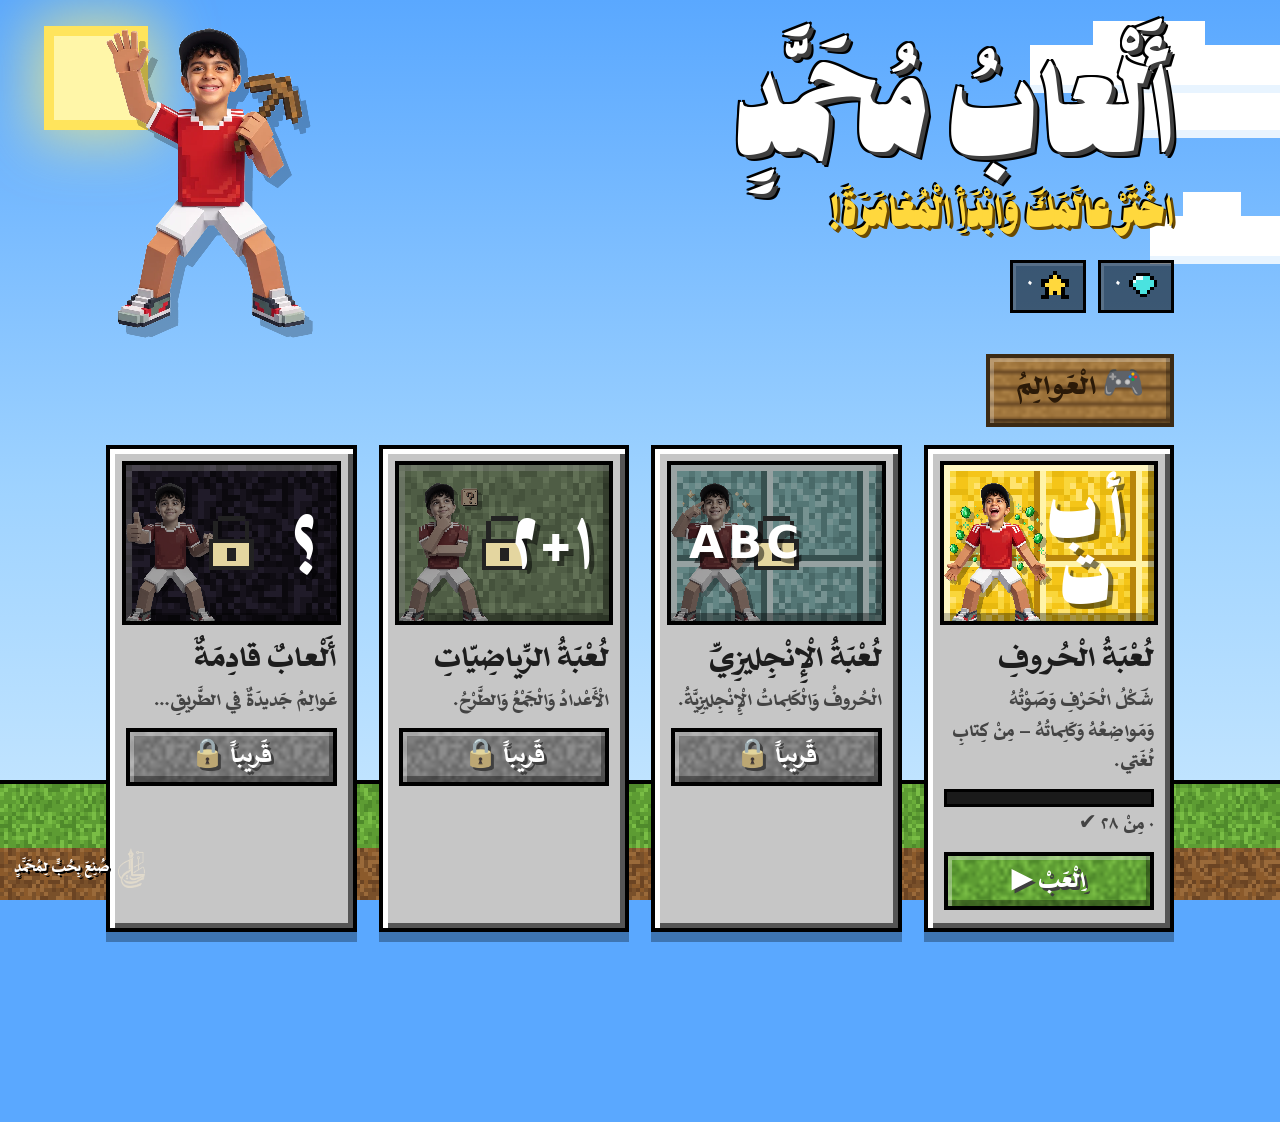
<file: index.html>
<!doctype html>
<html lang="ar" dir="rtl">
<head>
<meta charset="utf-8">
<meta name="robots" content="noindex,nofollow">
<meta name="viewport" content="width=device-width,initial-scale=1,maximum-scale=1,user-scalable=no,viewport-fit=cover">
<meta name="apple-mobile-web-app-capable" content="yes">
<meta name="mobile-web-app-capable" content="yes">
<meta name="apple-mobile-web-app-status-bar-style" content="black-translucent">
<meta name="apple-mobile-web-app-title" content="ألعاب محمد">
<meta name="theme-color" content="#5d9c33">
<title>ألعاب محمد</title>
<link rel="icon" href="assets/icon.png">
<link rel="apple-touch-icon" href="assets/icon.png">
<style>
@font-face{font-family:"Sakkal Saad";src:url(assets/fonts/SakkalSaad-Extrabold.woff2) format("woff2");font-weight:800;font-display:block}
@font-face{font-family:"Sakkal Poster";src:url(assets/fonts/SakkalSaadPoster-Black.woff2) format("woff2");font-weight:900;font-display:block}
:root{--shadow:#3f3f3f;--tex-grass:none;--tex-dirt:none;--tex-stone:none;--tex-gold:none;--tex-diamond:none;--tex-plank:none;--tex-obsidian:none}
*{box-sizing:border-box;-webkit-tap-highlight-color:transparent}
html,body{margin:0;min-height:100%;background:#5aa8ff;color:#fff;font-family:"Sakkal Saad",system-ui,sans-serif;font-weight:800;
  -webkit-user-select:none;user-select:none;touch-action:manipulation}
body{background:linear-gradient(#5aa8ff 0%,#9fd3ff 55%,#cdeaff 100%) fixed;overflow-x:hidden}
a{color:inherit;text-decoration:none}
.pix{image-rendering:pixelated}
.sky{position:fixed;inset:0;pointer-events:none;z-index:0}
.sun{position:absolute;top:36px;left:54px;width:84px;height:84px;background:#fff6a8;box-shadow:0 0 0 10px #ffe45c,0 0 60px 20px rgba(255,240,120,.7)}
.cloud{position:absolute;height:40px;background:#fff;box-shadow:0 8px 0 #e8f4ff;animation:drift linear infinite}
.cloud::before{content:"";position:absolute;left:25%;top:-24px;width:45%;height:24px;background:#fff}
@keyframes drift{from{transform:translateX(-30vw)}to{transform:translateX(130vw)}}
.mc-title{font-family:"Sakkal Poster","Sakkal Saad";font-weight:900;text-shadow:4px 4px 0 var(--shadow),-2px -2px 0 #000,2px -2px 0 #000,-2px 2px 0 #000,2px 2px 0 #000,6px 6px 0 #000}
main{position:relative;z-index:2;max-width:1100px;margin:0 auto;padding:28px 16px 190px}
header{display:flex;align-items:center;justify-content:space-between;gap:16px;flex-wrap:wrap}
header .t h1{margin:0;font-size:clamp(58px,10vw,118px);line-height:1.05}
header .t p{margin:6px 0 0;font-size:clamp(26px,3.6vw,40px);color:#ffd83d;text-shadow:3px 3px 0 #6b4a00,-2px -2px 0 #000,2px 2px 0 #000;animation:wob 2.6s ease-in-out infinite}
@keyframes wob{50%{transform:scale(1.05) rotate(-2deg)}}
header img{height:min(34vh,300px);filter:drop-shadow(8px 10px 0 rgba(0,0,0,.25));animation:bob 3s ease-in-out infinite}
@keyframes bob{50%{transform:translateY(-10px)}}
.stats{display:flex;gap:12px;flex-wrap:wrap;margin-top:12px}
.chip{display:inline-flex;align-items:center;gap:8px;padding:4px 14px 8px;font-size:26px;background:rgba(0,0,0,.55);border:3px solid #000;box-shadow:inset 3px 3px 0 rgba(255,255,255,.15)}
.chip svg{width:28px;height:28px}
h2.sign{display:inline-block;margin:26px 0 18px;padding:4px 26px 10px;font-size:34px;color:#2b1a08;background:var(--tex-plank),#a0763e;background-size:64px;border:4px solid #3b2a14;box-shadow:inset 4px 4px 0 rgba(255,255,255,.25),inset -4px -4px 0 rgba(0,0,0,.3)}
.games{display:grid;grid-template-columns:repeat(auto-fill,minmax(250px,1fr));gap:22px}
.game{position:relative;display:flex;flex-direction:column;background:#c6c6c6;color:#1d1d1d;border:4px solid #000;
  box-shadow:inset 5px 5px 0 #fff,inset -5px -5px 0 #555,0 10px 0 rgba(0,0,0,.3);transition:transform .12s}
.game:active{transform:translateY(5px)}
.game .face{position:relative;margin:12px 12px 0;aspect-ratio:4/3;display:flex;align-items:center;justify-content:center;
  font-family:"Sakkal Poster","Sakkal Saad";font-size:82px;color:#fff;text-shadow:5px 5px 0 rgba(0,0,0,.5);direction:rtl;
  border:4px solid #000;box-shadow:inset 6px 6px 0 rgba(255,255,255,.3),inset -6px -8px 0 rgba(0,0,0,.35);background-size:96px;image-rendering:pixelated;overflow:hidden}
.game .face.ltr{direction:ltr;font-family:"Arial Black",system-ui,sans-serif;letter-spacing:4px}
.game .face img{position:absolute;bottom:-6px;left:0;height:92%;filter:drop-shadow(4px 4px 0 rgba(0,0,0,.3))}
.game .face{justify-content:flex-start;padding:0 18px}
.game .face .ico{position:relative;z-index:1;font-size:.8em;line-height:1;max-width:58%;text-align:center}
.game .face.ltr .ico{font-size:.55em}
.game .body{padding:12px 16px 18px}
.game h3{margin:0;font-size:36px}
.game p{margin:2px 0 10px;font-size:22px;color:#444;line-height:1.4}
.game .go{display:flex;align-items:center;justify-content:center;min-height:58px;font-size:28px;color:#fff;text-shadow:3px 3px 0 var(--shadow);
  background:var(--tex-grass),#4f8f2a;background-size:64px;border:4px solid #000;box-shadow:inset 4px 4px 0 rgba(255,255,255,.35),inset -4px -6px 0 rgba(0,0,0,.35)}
.game .bar{height:18px;background:#1a1a1a;border:3px solid #000;margin:0 0 10px}
.game .bar i{display:block;height:100%;background:linear-gradient(#b7ff5a,#5fd11a)}
.game.soon{filter:saturate(.35)}
.game.soon .go{background:var(--tex-stone),#777;background-size:64px}
.game.soon .face::after{content:"";position:absolute;inset:0;background:rgba(0,0,0,.35) url("data:image/svg+xml,%3Csvg xmlns='http://www.w3.org/2000/svg' viewBox='0 0 16 16' shape-rendering='crispEdges'%3E%3Cpath fill='%23222' d='M5 2h6v1H5zM4 3h1v4H4zM11 3h1v4h-1zM3 7h10v7H3z'/%3E%3Cpath fill='%23ffd83d' d='M4 8h8v5H4z'/%3E%3Cpath fill='%23222' d='M7 9h2v3H7z'/%3E%3C/svg%3E") center/34% no-repeat}
.ground{position:fixed;left:0;right:0;bottom:0;height:120px;z-index:1;background:var(--tex-grass) top/64px repeat-x,var(--tex-dirt) 0 64px/64px repeat;image-rendering:pixelated;border-top:4px solid #000}
.credit{position:fixed;bottom:12px;left:14px;z-index:3;display:flex;align-items:center;gap:8px;font-size:18px;text-shadow:2px 2px 0 #000}
.credit img{height:40px}
@media (max-width:700px){header{justify-content:center;text-align:center}header img{height:26vh}}
</style>
</head>
<body>
<div class="sky">
  <div class="sun"></div>
  <div class="cloud" style="top:10%;width:200px;animation-duration:80s;animation-delay:-30s"></div>
  <div class="cloud" style="top:24%;width:130px;animation-duration:100s;animation-delay:-70s"></div>
  <div class="cloud" style="top:5%;width:250px;animation-duration:120s;animation-delay:-8s"></div>
</div>

<main>
  <header>
    <div class="t">
      <h1 class="mc-title">أَلْعابُ مُحَمَّدٍ</h1>
      <p class="mc-title">اخْتَرْ عالَمَكَ وَابْدَأِ الْمُغامَرَةَ!</p>
      <div class="stats" id="stats"></div>
    </div>
    <img class="pix" src="assets/char/hello.webp" alt="محمد">
  </header>

  <h2 class="sign">🎮 الْعَوالِمُ</h2>
  <div class="games" id="games"></div>
</main>

<div class="ground"></div>
<div class="credit"><img src="assets/logo.png" alt=""><span>صُنِعَ بِحُبٍّ لِمُحَمَّدٍ</span></div>

<script>
/* لإضافة لعبة جديدة: أضف عنصراً هنا، وضع مجلدها بجانب huruf/ */
const GAMES = [
  { id: 'huruf', title: 'لُعْبَةُ الْحُروفِ', desc: 'شَكْلُ الْحَرْفِ وَصَوْتُهُ وَمَواضِعُهُ وَكَلِماتُهُ — مِنْ كِتابِ لُغَتي.', face: 'أ ب ت', tex: 'gold', img: 'siuuu', href: 'huruf/', progressKey: 'mohammed-letters-v1', total: 28 },
  { id: 'english', title: 'لُعْبَةُ الْإِنْجِليزِيِّ', desc: 'الْحُروفُ وَالْكَلِماتُ الْإِنْجِليزِيَّةُ.', face: 'ABC', ltr: true, tex: 'diamond', img: 'smart', soon: true },
  { id: 'math', title: 'لُعْبَةُ الرِّياضِيّاتِ', desc: 'الْأَعْدادُ وَالْجَمْعُ وَالطَّرْحُ.', face: '١+٢', tex: 'grass', img: 'think', soon: true },
  { id: 'more', title: 'أَلْعابٌ قادِمَةٌ', desc: 'عَوالِمُ جَديدَةٌ في الطَّريقِ…', face: '؟', tex: 'obsidian', img: 'tryagain', soon: true },
];

(function tex() {
  const R = document.documentElement.style;
  const make = (fn, seed) => { const c = document.createElement('canvas'); c.width = c.height = 16; const x = c.getContext('2d'); let s = seed;
    const r = () => (s = s * 16807 % 2147483647, (s - 1) / 2147483646);
    for (let j = 0; j < 16; j++) for (let i = 0; i < 16; i++) { x.fillStyle = fn(i, j, r); x.fillRect(i, j, 1, 1); } return 'url(' + c.toDataURL() + ')'; };
  const p = a => r => a[r() * a.length | 0];
  const blk = (base, lite, dark) => (i, j, r) => (i === 0 || j === 0) ? lite : (i === 15 || j === 15) ? dark : p(base)(r);
  R.setProperty('--tex-grass', make((i, j, r) => p(['#5d9c33', '#6aad3a', '#4f8a2b', '#79bd45', '#5d9c33'])(r), 11));
  R.setProperty('--tex-dirt', make((i, j, r) => p(['#8b5a2b', '#79502a', '#9a6a3a', '#6b4423'])(r), 5));
  R.setProperty('--tex-stone', make((i, j, r) => p(['#7f7f7f', '#747474', '#8c8c8c', '#6a6a6a'])(r), 3));
  R.setProperty('--tex-plank', make((i, j, r) => (j % 4 === 3) ? '#6b4a25' : p(['#a0763e', '#9a7038', '#ab8045'])(r), 9));
  R.setProperty('--tex-gold', make(blk(['#f9d63b', '#f5c518', '#ffe36e', '#e8b90f'], '#fff3a8', '#b8860b'), 29));
  R.setProperty('--tex-diamond', make(blk(['#4ae3e0', '#35c9c5', '#76f0ec', '#2bb3b0'], '#c9fffd', '#1b8a87'), 31));
  R.setProperty('--tex-obsidian', make((i, j, r) => p(['#1b1030', '#2a1846', '#140b24', '#3b2360'])(r), 37));
})();

const gem = '<svg viewBox="0 0 8 7" shape-rendering="crispEdges"><path fill="#000" d="M2 0h4v1H2zM1 1h1v1H1zM6 1h1v1H6zM0 2h1v2H0zM7 2h1v2H7zM1 4h1v1H1zM6 4h1v1H6zM2 5h1v1H2zM5 5h1v1H5zM3 6h2v1H3z"/><path fill="#4ae3e0" d="M2 1h4v1H2zM1 2h6v2H1zM2 4h4v1H2zM3 5h2v1H3z"/><path fill="#e9ffff" d="M2 1h2v1H2zM1 2h1v1H1z"/></svg>';
const star = '<svg viewBox="0 0 7 7" shape-rendering="crispEdges"><path fill="#000" d="M3 0h1v1H3zM2 1h1v1H2zM4 1h1v1H4zM0 2h2v1H0zM5 2h2v1H5zM0 3h1v1H0zM6 3h1v1H6zM1 4h1v2H1zM5 4h1v2H5zM0 6h2v1H0zM5 6h2v1H5zM3 5h1v1H3z"/><path fill="#ffd83d" d="M3 1h1v1H3zM2 2h3v1H2zM1 3h5v1H1zM2 4h3v1H2zM2 5h1v1H2zM4 5h1v1H4z"/></svg>';
const AR = n => String(n).replace(/\d/g, d => '٠١٢٣٤٥٦٧٨٩'[d]);
const load = k => { try { return JSON.parse(localStorage.getItem(k)) || null; } catch (e) { return null; } };

let gems = 0, stars = 0;
const box = document.getElementById('games');
GAMES.forEach(g => {
  const st = g.progressKey ? load(g.progressKey) : null;
  let done = 0;
  if (st) { done = Object.keys(st.done || {}).length; gems += st.gems || 0; stars += Object.values(st.done || {}).reduce((a, b) => a + b, 0); }
  const el = document.createElement(g.soon ? 'div' : 'a'); el.className = 'game' + (g.soon ? ' soon' : '');
  if (!g.soon) el.href = g.href;
  el.innerHTML = `<div class="face${g.ltr ? ' ltr' : ''}" style="background-image:var(--tex-${g.tex})"><img class="pix" src="assets/char/${g.img}.webp" alt=""><span class="ico">${g.face}</span></div>
    <div class="body"><h3>${g.title}</h3><p>${g.desc}</p>
    ${g.total ? `<div class="bar"><i style="width:${done / g.total * 100}%"></i></div><p style="margin-top:-6px">${AR(done)} مِنْ ${AR(g.total)} ✔</p>` : ''}
    <div class="go">${g.soon ? 'قَريباً 🔒' : (done ? 'تابِعْ ▶' : 'اِلْعَبْ ▶')}</div></div>`;
  box.appendChild(el);
});
document.getElementById('stats').innerHTML = `<span class="chip">${gem}<span>${AR(gems)}</span></span><span class="chip">${star}<span>${AR(stars)}</span></span>`;
</script>
</body>
</html>
</file>
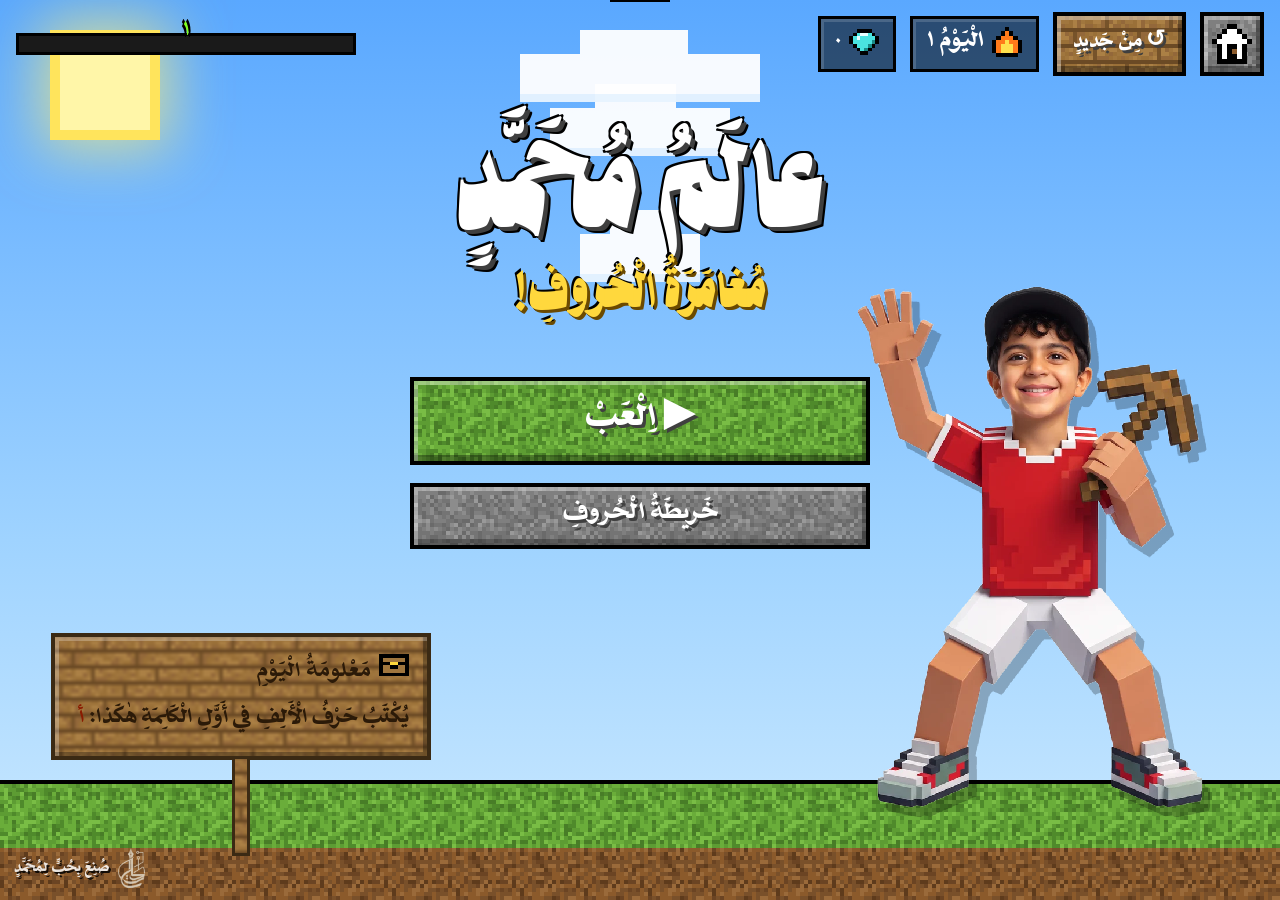
<file: huruf/index.html>
<!doctype html>
<html lang="ar" dir="rtl">
<head>
<meta charset="utf-8">
<meta name="robots" content="noindex,nofollow">
<meta name="viewport" content="width=device-width,initial-scale=1,maximum-scale=1,user-scalable=no,viewport-fit=cover">
<meta name="apple-mobile-web-app-capable" content="yes">
<meta name="mobile-web-app-capable" content="yes">
<meta name="apple-mobile-web-app-status-bar-style" content="black-translucent">
<meta name="apple-mobile-web-app-title" content="عالم محمد">
<meta name="theme-color" content="#5d9c33">
<title>عالم محمد للحروف</title>
<link rel="icon" href="../assets/icon.png">
<link rel="apple-touch-icon" href="../assets/icon.png">
<link rel="stylesheet" href="css/style.css">
</head>
<body>

<!-- ============ شاشة البداية ============ -->
<section id="title" class="screen bg-sky on">
  <div class="sun"></div>
  <div class="cloud" style="top:12%;width:180px;animation-duration:70s;animation-delay:-20s"></div>
  <div class="cloud" style="top:26%;width:120px;animation-duration:90s;animation-delay:-60s"></div>
  <div class="cloud" style="top:6%;width:240px;animation-duration:110s;animation-delay:-5s"></div>

  <div class="hud" style="width:100%">
    <a class="btn icon" id="t-hub" href="../" aria-label="ألعاب محمد"></a>
    <button class="btn plank" id="b-reset" style="min-height:64px;font-size:24px;padding:0 16px 6px">↺ مِنْ جَديدٍ</button>
    <span class="chip" id="t-days"></span>
    <span class="chip" id="t-gems"></span>
    <span class="spacer"></span>
    <div class="xpbar" id="t-xp"><i></i><b>1</b></div>
  </div>

  <div class="logo">
    <h1 class="mc-title">عالَمُ مُحَمَّدٍ</h1>
    <h2 class="mc-title">مُغامَرَةُ الْحُروفِ!</h2>
  </div>

  <div class="menu">
    <button class="btn big green" id="b-play">▶ اِلْعَبْ</button>
    <button class="btn" id="b-map">خَريطَةُ الْحُروفِ</button>
  </div>

  <div id="daily" class="sign">
    <h3><span id="d-ic"></span> مَعْلومَةُ الْيَوْمِ</h3>
    <div class="fact" id="d-fact"></div>
    <div class="post"></div>
  </div>

  <img class="hero pix" id="t-hero" src="../assets/char/hello.webp" alt="محمد">
  <div class="ground"></div>
  <div class="credit"><img src="../assets/logo.png" alt=""><span>صُنِعَ بِحُبٍّ لِمُحَمَّدٍ</span></div>
</section>

<!-- ============ الخريطة ============ -->
<section id="map" class="screen bg-sky">
  <div class="hud" style="background:rgba(0,0,0,.35);border-bottom:4px solid #000">
    <button class="btn icon" id="m-home" aria-label="الرئيسية"></button>
    <span class="mc-title" style="font-size:38px">خَريطَةُ الْحُروفِ</span>
    <span class="spacer"></span>
    <span class="chip" id="m-gems"></span>
    <div class="xpbar" id="m-xp"><i></i><b>1</b></div>
  </div>
  <div class="scroller" id="m-scroll"></div>
</section>

<!-- ============ شاشة الحرف ============ -->
<section id="level" class="screen">
  <div class="hud">
    <button class="btn icon" id="l-back" aria-label="الخريطة"></button>
    <span class="mc-title lettername" id="l-name"></span>
    <span class="spacer"></span>
    <span class="hearts" id="l-hearts"></span>
    <span class="chip" id="l-gems"></span>
  </div>
  <div class="stations" id="l-stations"></div>
  <div class="stage" id="stage"></div>
</section>

<!-- ============ الاحتفال ============ -->
<div id="celebrate">
  <div class="bubble mc-text" id="c-say"></div>
  <img class="who pix" id="c-img" alt="">
</div>

<div class="modal" id="modal"><div class="panel" id="modal-body"></div></div>
<div class="toast" id="toast"></div>

<script src="js/data.js"></script>
<script src="js/app.js"></script>
</body>
</html>
</file>
<file: huruf/css/style.css>
/* عالم محمد للحروف — أسلوب ماينكرافت */
@font-face{font-family:"Sakkal Saad";src:url(../../assets/fonts/SakkalSaad-Bold.woff2) format("woff2");font-weight:700;font-display:block}
@font-face{font-family:"Sakkal Saad";src:url(../../assets/fonts/SakkalSaad-Extrabold.woff2) format("woff2");font-weight:800;font-display:block}
@font-face{font-family:"Sakkal Poster";src:url(../../assets/fonts/SakkalSaadPoster-Black.woff2) format("woff2");font-weight:900;font-display:block}

:root{
  --sky1:#6bb4ff; --sky2:#b9e1ff;
  --grass:#5d9c33; --grass-d:#3f7a1e; --dirt:#8b5a2b; --dirt-d:#5e3b1c;
  --stone:#7f7f7f; --stone-l:#a9a9a9; --stone-d:#4a4a4a;
  --panel:#c6c6c6; --panel-l:#ffffff; --panel-d:#555555; --ink:#1d1d1d;
  --gold:#ffd83d; --gold-d:#b8860b; --diamond:#4ae3e0; --emerald:#29d162;
  --red:#e0342f; --xp:#80ff20;
  --shadow:#3f3f3f;
  --tex-grass:none; --tex-dirt:none; --tex-stone:none; --tex-plank:none; --tex-sand:none; --tex-snow:none; --tex-gold:none; --tex-diamond:none; --tex-cobble:none;
}
*{box-sizing:border-box;-webkit-tap-highlight-color:transparent}
html,body{margin:0;height:100%;overflow:hidden;background:#2b1b0e;color:#fff;
  font-family:"Sakkal Saad",system-ui,sans-serif;font-weight:800;
  -webkit-user-select:none;user-select:none;-webkit-touch-callout:none;touch-action:manipulation}
button{font:inherit;color:inherit;border:0;background:none;cursor:pointer;padding:0}
.pix{image-rendering:pixelated}
.screen{position:fixed;inset:0;display:none;flex-direction:column;overflow:hidden}
.screen.on{display:flex}

/* ============ النصّ ============ */
.mc-title{font-family:"Sakkal Poster","Sakkal Saad";font-weight:900;color:#fff;letter-spacing:0;
  text-shadow:4px 4px 0 var(--shadow),-2px -2px 0 #000,2px -2px 0 #000,-2px 2px 0 #000,2px 2px 0 #000,6px 6px 0 #000}
.mc-text{text-shadow:3px 3px 0 var(--shadow)}
.dark-text{color:var(--ink);text-shadow:none}

/* ============ الأزرار ============ */
.btn{position:relative;display:inline-flex;align-items:center;justify-content:center;gap:.4em;
  min-height:64px;padding:.2em 1.2em .35em;font-size:30px;color:#fff;text-shadow:3px 3px 0 var(--shadow);
  background:var(--tex-stone),#7a7a7a;background-size:64px;image-rendering:pixelated;
  border:4px solid #000;box-shadow:inset 4px 4px 0 rgba(255,255,255,.35),inset -4px -6px 0 rgba(0,0,0,.35);
  transition:transform .08s}
.btn:active,.btn.press{transform:translateY(3px);box-shadow:inset 4px 4px 0 rgba(0,0,0,.25),inset -4px -4px 0 rgba(255,255,255,.2)}
.btn:hover{outline:4px solid #fff;outline-offset:-8px}
.btn.green{background:var(--tex-grass),#4f8f2a;background-size:64px}
.btn.gold{background:var(--tex-gold),#f1c40f;background-size:64px;color:#fff}
.btn.plank{background:var(--tex-plank),#a0763e;background-size:64px}
.btn.big{font-size:42px;min-height:88px;padding:.1em 1.4em .3em}
.btn.icon{min-width:64px;padding:0;font-size:30px}
.btn[disabled]{filter:grayscale(1) brightness(.7);pointer-events:none}

/* ============ اللوحات ============ */
.panel{background:var(--panel);color:var(--ink);border:4px solid #000;
  box-shadow:inset 5px 5px 0 var(--panel-l),inset -5px -5px 0 var(--panel-d);padding:22px}
.slot{background:#8b8b8b;border:4px solid;border-color:#373737 #fff #fff #373737}
.sign{background:var(--tex-plank),#a0763e;background-size:64px;border:4px solid #3b2a14;
  box-shadow:inset 4px 4px 0 rgba(255,255,255,.25),inset -4px -4px 0 rgba(0,0,0,.3);color:#2b1a08}

/* ============ خلفيات ============ */
.bg-sky{background:linear-gradient(#5aa8ff 0%,#9fd3ff 60%,#cdeaff 100%)}
.bg-dirt{background:var(--tex-dirt),#5e3b1c;background-size:96px;image-rendering:pixelated}
.bg-dirt::before{content:"";position:absolute;inset:0;background:rgba(0,0,0,.45);pointer-events:none}
.ground{position:absolute;left:0;right:0;bottom:0;height:120px;
  background:var(--tex-grass) top/64px repeat-x,var(--tex-dirt) 0 64px/64px repeat;image-rendering:pixelated;border-top:4px solid #000}
.cloud{position:absolute;height:40px;background:#fff;box-shadow:0 8px 0 #e8f4ff;opacity:.95;animation:drift linear infinite}
.cloud::before{content:"";position:absolute;left:25%;top:-24px;width:45%;height:24px;background:#fff}
@keyframes drift{from{transform:translateX(-30vw)}to{transform:translateX(130vw)}}
.sun{position:absolute;top:40px;left:60px;width:90px;height:90px;background:#fff6a8;box-shadow:0 0 0 10px #ffe45c,0 0 60px 20px rgba(255,240,120,.7)}

/* ============ الشريط العلوي ============ */
.hud{position:relative;z-index:5;display:flex;align-items:center;gap:14px;padding:12px 16px;flex-wrap:wrap}
.hud .spacer{flex:1}
.chip{display:inline-flex;align-items:center;gap:8px;padding:4px 14px 8px;font-size:28px;background:rgba(0,0,0,.55);border:3px solid #000;box-shadow:inset 3px 3px 0 rgba(255,255,255,.15)}
.chip svg{width:30px;height:30px}
.xpbar{position:relative;width:min(340px,42vw);height:22px;background:#1a1a1a;border:3px solid #000}
.xpbar i{position:absolute;inset:0;right:auto;background:linear-gradient(#b7ff5a,#5fd11a);width:0;transition:width .5s}
[dir=rtl] .xpbar i{left:auto;right:0}
.xpbar b{position:absolute;left:50%;top:-24px;transform:translateX(-50%);color:var(--xp);font-size:28px;text-shadow:2px 2px 0 #000,-2px -2px 0 #000,2px -2px 0 #000,-2px 2px 0 #000}
.hearts{display:inline-flex;gap:4px}
.hearts svg{width:34px;height:34px}
.hearts .lost{filter:grayscale(1) brightness(.45)}
.hearts .pop{animation:heartpop .5s}
@keyframes heartpop{50%{transform:scale(1.5) rotate(-15deg)}}

/* ============ شاشة البداية ============ */
#title{align-items:center}
#title .logo{margin-top:4vh;text-align:center;z-index:2}
#title .logo h1{margin:0;font-size:clamp(54px,9vw,112px);line-height:1.05}
#title .logo h2{margin:.1em 0 0;font-size:clamp(28px,4vw,46px);color:var(--gold);text-shadow:3px 3px 0 #6b4a00,-2px -2px 0 #000,2px 2px 0 #000;animation:wob 2.4s ease-in-out infinite}
@keyframes wob{50%{transform:scale(1.06) rotate(-2deg)}}
#title .hero{position:absolute;bottom:92px;right:6vw;height:min(58vh,560px);z-index:3;filter:drop-shadow(8px 10px 0 rgba(0,0,0,.25));animation:bob 3s ease-in-out infinite}
@keyframes bob{50%{transform:translateY(-10px)}}
#title .menu{position:relative;z-index:4;display:flex;flex-direction:column;gap:18px;align-items:center;margin-top:5vh;width:min(460px,86vw)}
#title .menu .btn{width:100%}
#daily{position:absolute;bottom:140px;left:4vw;z-index:4;width:min(380px,40vw);padding:14px 18px 18px;font-size:24px;line-height:1.5}
#daily h3{margin:0 0 6px;font-size:28px;display:flex;align-items:center;gap:8px}
#daily .fact{font-size:26px}
#daily .fact b{color:#8a1b00}
.post{position:absolute;bottom:-100px;left:50%;width:18px;height:100px;background:var(--tex-plank),#6b4a25;background-size:64px;border:3px solid #3b2a14;transform:translateX(-50%);z-index:-1}

/* ============ الخريطة ============ */
#map .scroller{position:relative;flex:1;overflow-y:auto;overflow-x:hidden;-webkit-overflow-scrolling:touch;padding:10px 0 140px}
.biome{position:relative;padding:28px 16px 40px;margin:0 0 0;border-top:6px solid #000}
.biome h3{margin:0 auto 18px;font-size:36px;text-align:center;width:max-content;padding:4px 26px 10px}
.biome.u1{background:var(--tex-grass),#5d9c33;background-size:96px}
.biome.u2{background:var(--tex-sand),#dccf8f;background-size:96px}
.biome.u3{background:var(--tex-snow),#e8f2f7;background-size:96px}
.path{display:grid;grid-template-columns:repeat(auto-fill,minmax(128px,1fr));gap:26px 20px;max-width:980px;margin:0 auto}
.lvl{position:relative;aspect-ratio:1;display:flex;align-items:center;justify-content:center;font-size:74px;color:#fff;
  text-shadow:4px 4px 0 rgba(0,0,0,.55);border:4px solid #000;
  box-shadow:inset 6px 6px 0 rgba(255,255,255,.3),inset -6px -8px 0 rgba(0,0,0,.35),0 8px 0 rgba(0,0,0,.35);
  background:var(--tex-cobble),#777;background-size:128px;image-rendering:pixelated;transition:transform .1s}
.lvl:active{transform:translateY(4px)}
.lvl .n{position:absolute;top:4px;right:8px;font-size:22px;text-shadow:2px 2px 0 #000}
.lvl.locked{filter:brightness(.55) saturate(.4)}
.lvl.locked::after{content:"";position:absolute;inset:0;background:url("data:image/svg+xml,%3Csvg xmlns='http://www.w3.org/2000/svg' viewBox='0 0 16 16' shape-rendering='crispEdges'%3E%3Cpath fill='%23222' d='M5 2h6v1H5zM4 3h1v4H4zM11 3h1v4h-1zM3 7h10v7H3z'/%3E%3Cpath fill='%23ffd83d' d='M4 8h8v5H4z'/%3E%3Cpath fill='%23222' d='M7 9h2v3H7z'/%3E%3C/svg%3E") center/46% no-repeat;opacity:.95}
.lvl.open{background:var(--tex-gold),#e7b416;background-size:128px;animation:glow 1.2s ease-in-out infinite}
@keyframes glow{50%{box-shadow:inset 6px 6px 0 rgba(255,255,255,.3),inset -6px -8px 0 rgba(0,0,0,.35),0 8px 0 rgba(0,0,0,.35),0 0 0 8px rgba(255,255,255,.7)}}
.lvl.done{background:var(--tex-diamond),#35c9c5;background-size:128px}
.lvl .stars{position:absolute;bottom:-18px;left:50%;transform:translateX(-50%);display:flex;gap:2px}
.lvl .stars svg{width:26px;height:26px}
.you{position:absolute;top:-58px;left:50%;transform:translateX(-50%);width:70px;animation:bob 1.4s ease-in-out infinite;pointer-events:none}

/* ============ شاشة الحرف ============ */
#level{background:var(--tex-dirt),#4a2f16;background-size:96px}
#level::before{content:"";position:absolute;inset:0;background:rgba(0,0,0,.4)}
#level .hud{background:rgba(0,0,0,.35);border-bottom:4px solid #000}
.lettername{font-size:40px}
.stations{position:relative;z-index:2;display:flex;gap:12px;justify-content:center;padding:14px 12px 4px;flex-wrap:wrap}
.st{display:flex;flex-direction:column;align-items:center;gap:2px;width:112px;padding:8px 4px 10px;font-size:22px;line-height:1.1;text-align:center}
.st .ic{width:64px;height:64px;display:flex;align-items:center;justify-content:center}
.st .ic svg{width:48px;height:48px}
.st.cur{outline:5px solid #fff;outline-offset:-2px}
.st.ok::after{content:"✔";position:absolute;margin-top:-6px;margin-right:-70px;color:var(--xp);font-size:30px;text-shadow:2px 2px 0 #000}
.st.lock{filter:grayscale(1) brightness(.6)}
.stage{position:relative;z-index:2;flex:1;overflow-y:auto;-webkit-overflow-scrolling:touch;padding:12px 16px 40px;display:flex;flex-direction:column;align-items:center;gap:18px}
.card{width:min(980px,100%)}
.card h2{margin:0 0 10px;font-size:36px;display:flex;align-items:center;gap:12px;flex-wrap:wrap}
.card h2 .tag{font-size:22px;padding:2px 12px 6px;background:#555;color:#fff;border:3px solid #000}
.row{display:flex;gap:18px;align-items:center;flex-wrap:wrap;justify-content:center}

/* إطار الحرف الكبير */
.frame{position:relative;width:230px;height:230px;display:flex;align-items:center;justify-content:center;
  background:var(--tex-plank),#9c6b35;background-size:64px;border:6px solid #3b2a14;box-shadow:inset 0 0 0 10px rgba(0,0,0,.18)}
.frame .glyph{font-family:"Sakkal Saad";font-weight:700;font-size:170px;line-height:1;color:#fff;text-shadow:6px 6px 0 #3b2a14;margin-top:-20px}
.speak{display:inline-flex;align-items:center;justify-content:center;width:64px;height:64px;flex:none}
.speak svg{width:40px;height:40px}
.facts{flex:1;min-width:260px;font-size:28px;line-height:1.6}
.facts p{margin:0 0 6px}
.facts .k{color:#8a1b00}
.story{font-size:34px;line-height:1.9;font-weight:700;padding:14px 18px;background:#f4ecd6;border:4px solid #000;color:#222}
.hl{color:#e0342f}
.sisters{display:flex;gap:10px;flex-wrap:wrap;align-items:center;font-size:26px}
.minib{display:inline-flex;align-items:center;justify-content:center;width:72px;height:72px;font-size:52px;font-weight:700;color:#fff;text-shadow:3px 3px 0 #000;border:4px solid #000;background:var(--tex-stone),#777;background-size:64px;box-shadow:inset 4px 4px 0 rgba(255,255,255,.3),inset -4px -4px 0 rgba(0,0,0,.35)}
.minib.me{background:var(--tex-gold),#e7b416;background-size:64px}

/* الأصوات */
.notes{display:flex;gap:20px;justify-content:center;flex-wrap:wrap}
.note{width:240px;display:flex;flex-direction:column;align-items:center;gap:6px;padding:14px 10px 18px}
.note .syl{font-family:"Sakkal Saad";font-weight:700;font-size:110px;line-height:1.15;color:#fff;text-shadow:5px 5px 0 #000}
.note .hn{font-size:28px}
.note .w{font-size:40px;color:#222}
.note.playing{animation:thump .35s}
@keyframes thump{50%{transform:scale(1.08)}}
.fatha{background:#3d8bff!important}.damma{background:#ff8a1c!important}.kasra{background:#c23ad8!important}
.note.fatha,.note.damma,.note.kasra{border:4px solid #000;box-shadow:inset 5px 5px 0 rgba(255,255,255,.3),inset -5px -6px 0 rgba(0,0,0,.35)}

/* المواضع */
.pos{display:grid;grid-template-columns:repeat(auto-fit,minmax(200px,1fr));gap:16px;width:100%}
.poscard{display:flex;flex-direction:column;align-items:center;gap:6px;padding:12px 10px 16px;text-align:center}
.poscard .lbl{font-size:26px;padding:0 14px 4px;background:#3b2a14;color:#ffd83d;border:3px solid #000}
.poscard .form{font-family:"Sakkal Saad";font-weight:700;font-size:92px;line-height:1.2;color:#1d1d1d}
.poscard .ws{display:flex;flex-direction:column;gap:6px}
.wbtn{font-size:38px;padding:2px 16px 8px;background:#fff;border:3px solid #000;color:#222;box-shadow:inset -3px -4px 0 #bbb}
.wbtn:active{transform:translateY(2px)}

/* الكلمات */
.words{display:grid;grid-template-columns:repeat(auto-fill,minmax(190px,1fr));gap:14px;width:100%}
.wcard{font-size:44px;padding:10px 8px 16px;text-align:center;background:#fff;color:#222;border:4px solid #000;box-shadow:inset -4px -6px 0 #bdbdbd,inset 4px 4px 0 #fff}
.wcard.playing{background:#fff6b3}

/* الألعاب */
.game{display:flex;flex-direction:column;align-items:center;gap:18px;width:100%}
.q{font-size:36px;text-align:center;line-height:1.5;color:#fff;text-shadow:3px 3px 0 #000}
.q .big{font-family:"Sakkal Saad";font-weight:700;font-size:96px;display:block;line-height:1.3}
.opts{display:flex;gap:18px;flex-wrap:wrap;justify-content:center}
.opt{min-width:150px;min-height:130px;padding:6px 18px 16px;font-family:"Sakkal Saad";font-weight:700;font-size:80px;line-height:1.2;color:#fff;text-shadow:4px 4px 0 #000;
  border:4px solid #000;background:var(--tex-stone),#7a7a7a;background-size:64px;image-rendering:pixelated;
  box-shadow:inset 5px 5px 0 rgba(255,255,255,.3),inset -5px -7px 0 rgba(0,0,0,.4)}
.opt.txt{font-size:46px;min-height:100px}
.opt:active{transform:translateY(3px)}
.opt.good{background:var(--tex-grass),#4f8f2a;background-size:64px;animation:thump .4s}
.opt.bad{background:#b3261e;animation:shake .4s}
@keyframes shake{20%,60%{transform:translateX(-10px)}40%,80%{transform:translateX(10px)}}
.progress{display:flex;gap:8px;justify-content:center}
.progress i{width:26px;height:26px;background:#333;border:3px solid #000}
.progress i.ok{background:var(--emerald)}
.progress i.no{background:var(--red)}
.progress i.cur{background:#fff}

/* فراغ الحرف داخل الكلمة */
.gapword{font-family:"Sakkal Saad";font-weight:700;font-size:100px;line-height:1.3;color:#fff;text-shadow:4px 4px 0 #000;direction:rtl}
.gapword .gap{display:inline-block;min-width:.9em;height:.9em;vertical-align:-.12em;margin:0 .06em;background:rgba(255,255,255,.2);border:5px dashed #ffd83d}

/* التعدين */
.mine{display:grid;grid-template-columns:repeat(3,minmax(0,190px));gap:12px;justify-content:center}
.ore{position:relative;aspect-ratio:1;display:flex;align-items:center;justify-content:center;font-size:40px;color:#fff;text-shadow:3px 3px 0 #000;
  border:4px solid #000;background:var(--tex-stone),#7a7a7a;background-size:96px;image-rendering:pixelated;
  box-shadow:inset 5px 5px 0 rgba(255,255,255,.25),inset -5px -6px 0 rgba(0,0,0,.4);overflow:hidden}
.ore .crack{position:absolute;inset:0;pointer-events:none;opacity:0}
.ore.hit .crack{opacity:1}
.ore.broken{animation:breakout .45s forwards}
.ore.found{background:var(--tex-diamond),#35c9c5;background-size:96px}
@keyframes breakout{40%{transform:scale(1.1)}100%{transform:scale(.2) rotate(20deg);opacity:0}}
.ore.nope{animation:shake .4s}

/* التركيب */
.slots{display:flex;gap:10px;justify-content:center;direction:rtl}
.slots .s{width:92px;height:100px;display:flex;align-items:center;justify-content:center;font-size:62px;font-weight:700;color:#fff;text-shadow:3px 3px 0 #000}
.tiles{display:flex;gap:12px;flex-wrap:wrap;justify-content:center}
.tiles .opt{min-width:100px;min-height:100px;font-size:62px}
.tiles .opt.used{visibility:hidden}

/* الرسم بالإصبع */
.tracebox{position:relative;width:min(420px,86vw);aspect-ratio:1;background:#f4ecd6;border:6px solid #3b2a14;touch-action:none}
.tracebox canvas{position:absolute;inset:0;width:100%;height:100%}
.meter{width:min(420px,86vw);height:26px;background:#222;border:3px solid #000}
.meter i{display:block;height:100%;width:0;background:linear-gradient(#b7ff5a,#5fd11a);transition:width .2s}

/* ============ الاحتفال ============ */
#celebrate{position:fixed;inset:0;z-index:50;display:none;align-items:flex-end;justify-content:center;background:radial-gradient(circle at 50% 65%,rgba(255,255,255,.25),rgba(0,0,0,.55));}
#celebrate.on{display:flex}
#celebrate .who{position:relative;height:min(74vh,640px);margin-bottom:2vh;filter:drop-shadow(0 12px 0 rgba(0,0,0,.35))}
#celebrate .who.siuuu{animation:siuuu 1.5s cubic-bezier(.3,.7,.3,1)}
@keyframes siuuu{0%{transform:translateY(40vh) scale(.6)}30%{transform:translateY(-14vh) rotateY(0deg) scale(1)}55%{transform:translateY(-16vh) rotateY(360deg)}72%{transform:translateY(0) rotateY(360deg) scaleY(.9)}82%{transform:translateY(0) scaleY(1.04)}100%{transform:translateY(0) rotateY(360deg)}}
#celebrate .who.smart{animation:smart 1.3s ease-out}
@keyframes smart{0%{transform:translateX(40vw) rotate(10deg)}45%{transform:translateX(-2vw) rotate(-3deg)}60%{transform:translateX(0) rotate(0)}75%{transform:rotate(-4deg)}90%{transform:rotate(3deg)}}
#celebrate .who.pop{animation:popin .6s cubic-bezier(.2,1.6,.4,1)}
@keyframes popin{from{transform:scale(.2) translateY(30vh)}}
#celebrate .bubble{position:absolute;top:8vh;left:50%;transform:translateX(-50%);padding:10px 40px 22px;font-size:clamp(56px,11vw,120px);white-space:nowrap;
  background:#fff;color:#111;border:6px solid #000;box-shadow:10px 10px 0 rgba(0,0,0,.35);animation:bubble .5s .35s both cubic-bezier(.2,1.6,.4,1)}
#celebrate .bubble::after{content:"";position:absolute;bottom:-34px;left:50%;border:18px solid transparent;border-top:18px solid #000}
@keyframes bubble{from{transform:translateX(-50%) scale(0)}}
.burst{position:fixed;width:22px;height:22px;z-index:60;pointer-events:none;border:3px solid #000;animation:fly 1.1s ease-out forwards}
@keyframes fly{to{transform:translate(var(--dx),var(--dy)) rotate(var(--r));opacity:0}}
#celebrate .tapnext{position:absolute;bottom:3vh;left:3vw}

/* مودال */
.modal{position:fixed;inset:0;z-index:40;display:none;align-items:center;justify-content:center;background:rgba(0,0,0,.6);padding:16px}
.modal.on{display:flex}
.modal .panel{width:min(640px,100%);text-align:center;font-size:30px}
.modal h2{margin:0 0 10px;font-size:46px}
.modal img{height:min(38vh,330px)}
.modal .row{margin-top:14px}

.toast{position:fixed;top:14px;left:50%;transform:translateX(-50%) translateY(-140%);z-index:70;padding:8px 26px 14px;font-size:30px;background:rgba(0,0,0,.8);border:4px solid #000;box-shadow:inset 3px 3px 0 rgba(255,255,255,.2);transition:transform .35s}
.toast.on{transform:translateX(-50%) translateY(0)}
.toast .ad{color:var(--gold)}

/* تمييز المقطع المسموع */
.listen-btn{width:120px;height:120px}
.listen-btn svg{width:74px;height:74px}
.pulse{animation:pulse 1s ease-in-out infinite}
@keyframes pulse{50%{transform:scale(1.07)}}

.credit{position:absolute;bottom:12px;left:14px;z-index:6;display:flex;align-items:center;gap:8px;font-size:18px;color:#fff;opacity:.85;text-shadow:2px 2px 0 #000}
.credit img{height:40px}

@media (max-width:820px){
  #title .hero{right:-4vw;height:44vh;opacity:.95}
  #daily{left:3vw;width:min(360px,60vw);bottom:128px;font-size:20px}
  .frame{width:180px;height:180px}.frame .glyph{font-size:130px}
  .note{width:30%;min-width:170px}.note .syl{font-size:84px}
}
@media (orientation:portrait) and (max-width:900px){
  #title .hero{height:40vh}
}
#l-back svg,#m-home svg{width:40px;height:40px}
#l-back svg{transform:scaleX(-1)}
#celebrate .bubble{z-index:3;top:2vh}
#celebrate .who{z-index:1;height:min(66vh,600px)}
.panel .q{color:#1d1d1d;text-shadow:none}
.panel .gapword,.panel .q .big{color:#1d1d1d;text-shadow:3px 3px 0 rgba(0,0,0,.12)}
.panel .gapword .gap{border-color:#e0342f;background:#fff6b3}
.slots .gapword{font-size:80px}
@media (orientation:portrait){#title .logo h1{font-size:14vw}#title .logo h2{font-size:6vw}#title .menu{margin-top:4vh}}
#t-hub svg{width:40px;height:40px}
</file>
